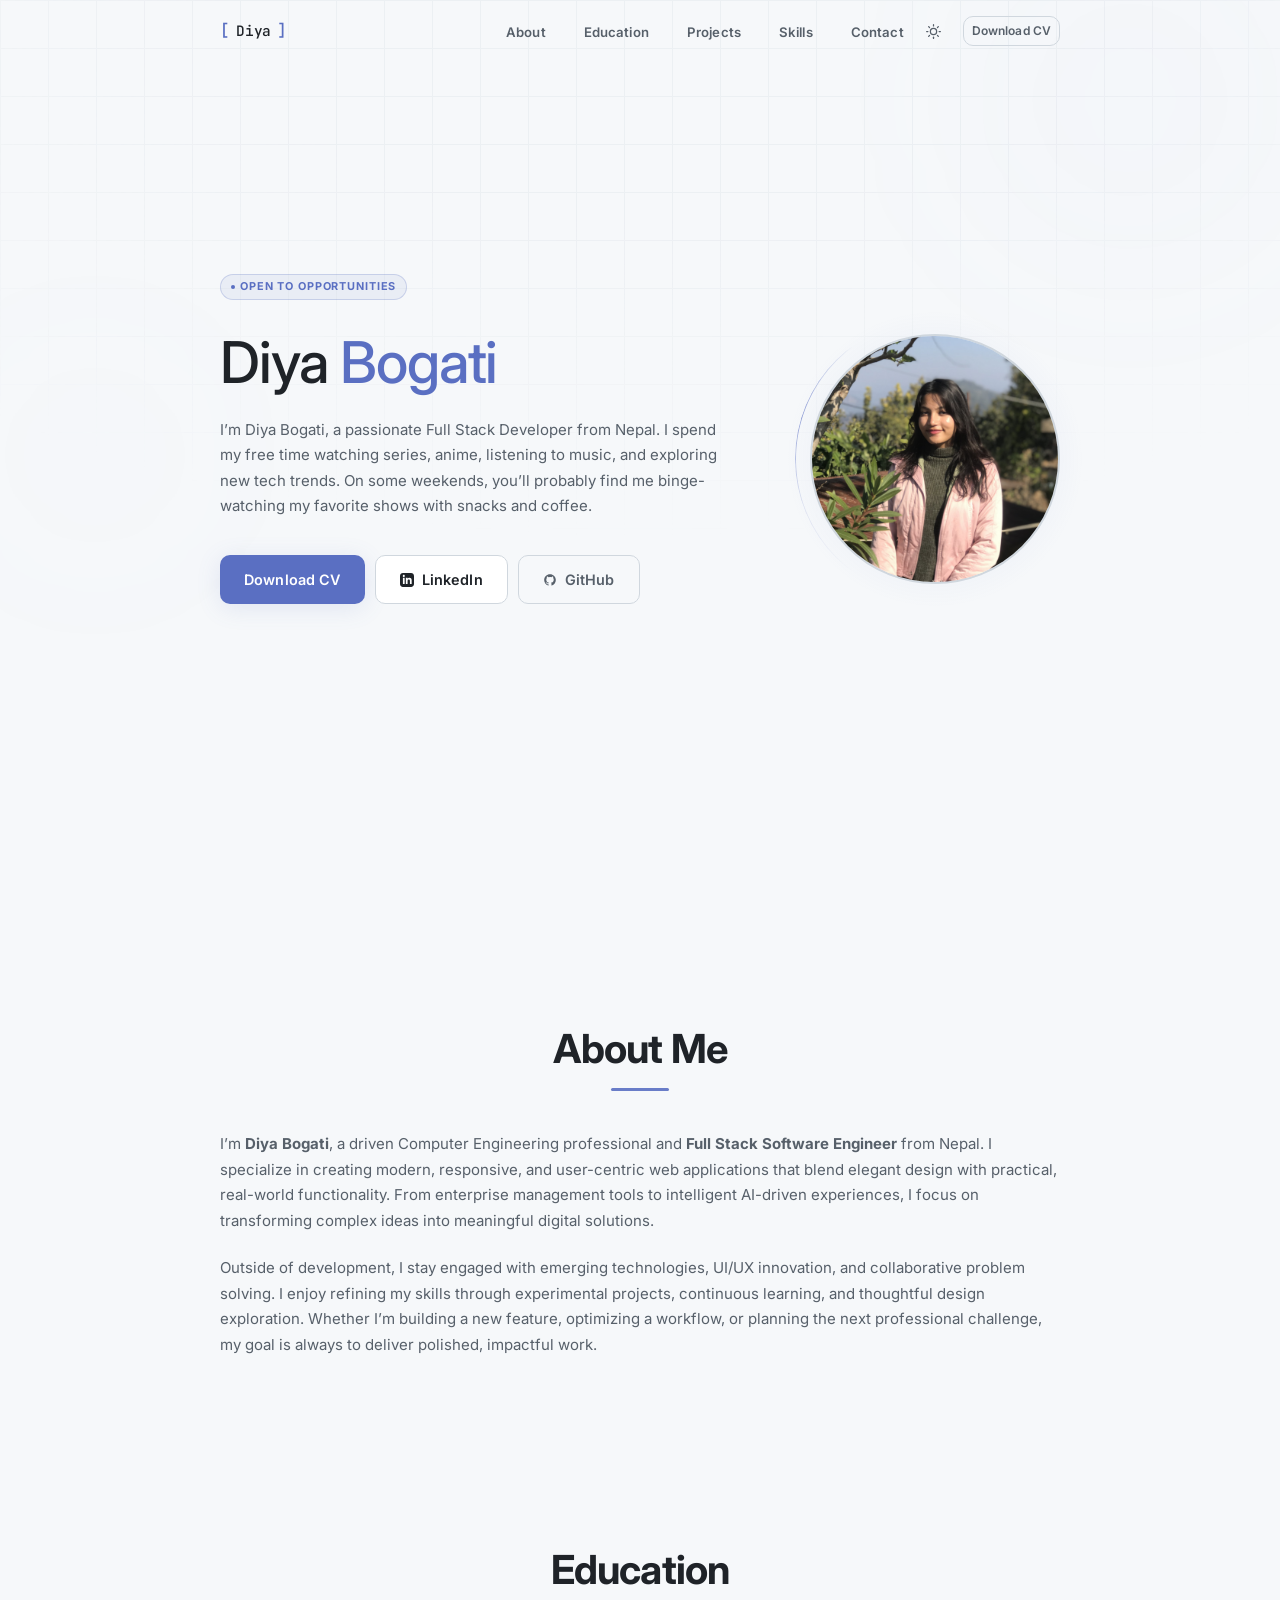
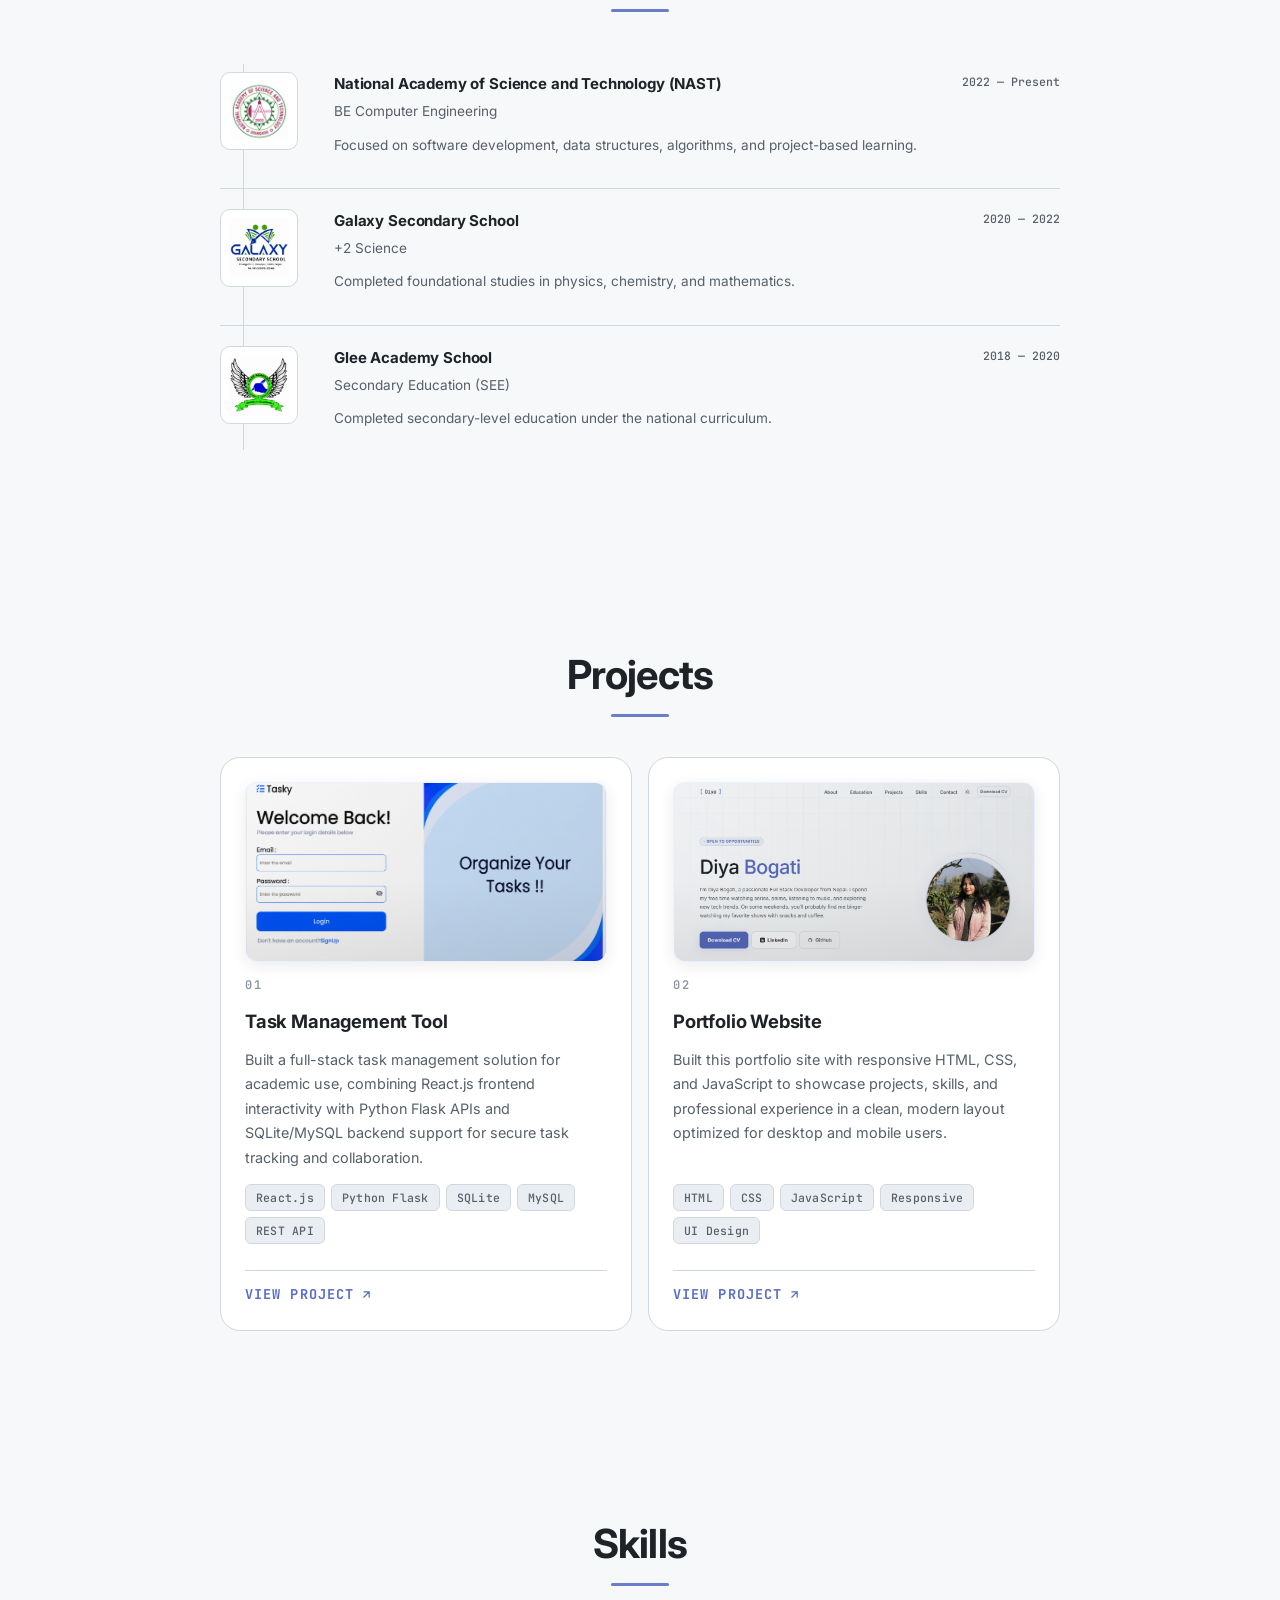
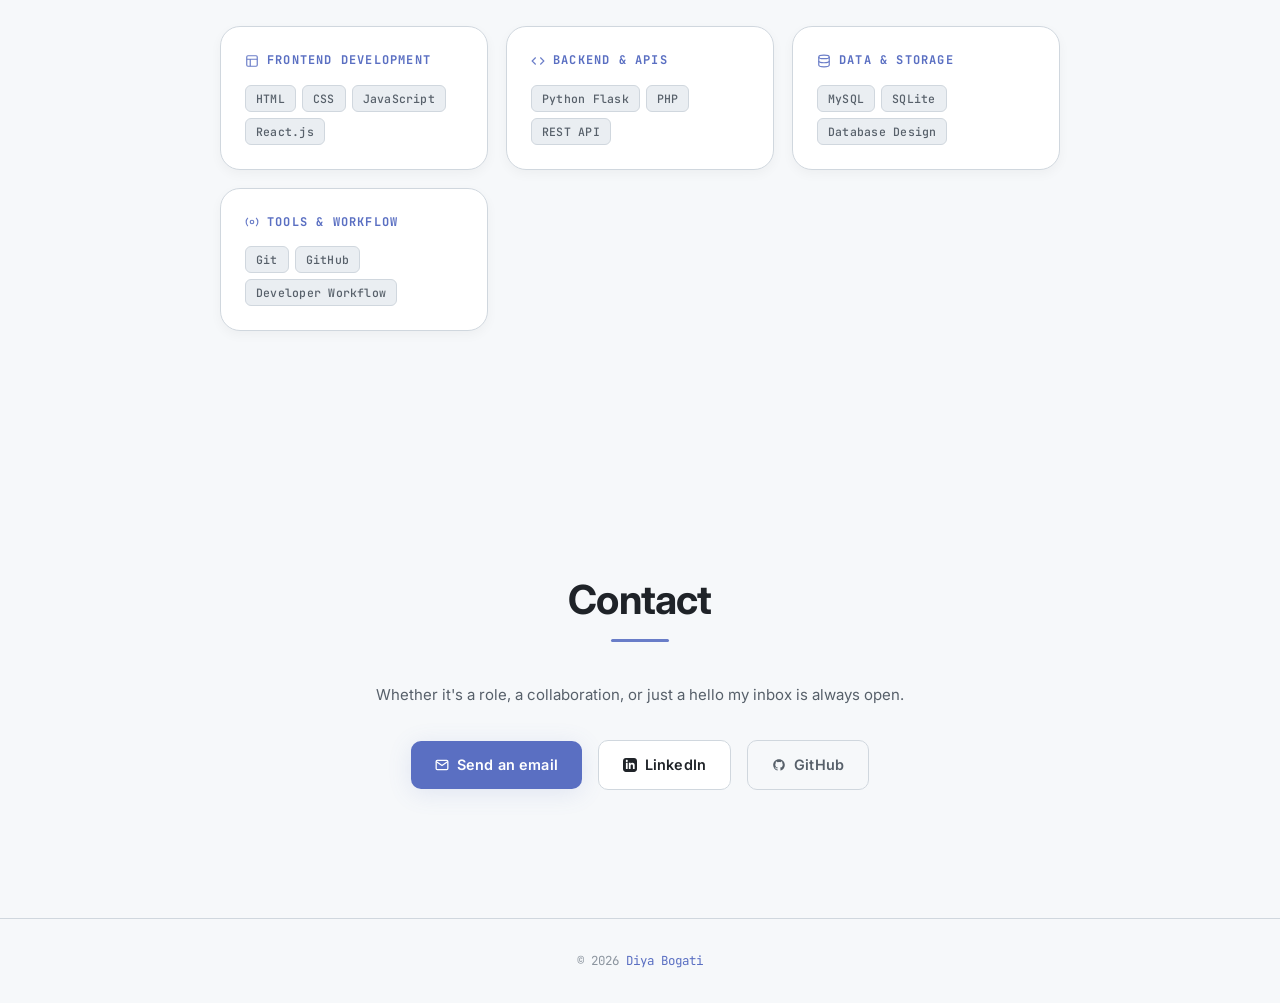
<file: index.html>
<!-- Portfolio website entry point -->
<!DOCTYPE html>
<html lang="en" data-theme="dark">

<head>
    <meta charset="UTF-8" />
    <meta name="viewport" content="width=device-width, initial-scale=1.0" />
    <meta name="description"
        content="Diya Bogati — Full Stack Software Engineer at Canonical. Portfolio of projects, experience, and skills." />
    <meta name="author" content="Diya Bogati" />

    <meta property="og:title" content="Diya Bogati" />
    <meta property="og:description" content="Computer Engineer. Portfolio of projects, experience, and skills." />
    <meta property="og:type" content="website" />
    <meta property="og:url" content="https://www.diyabogati.com.np/" />

    <title>Diya Bogati - Computer Engineer</title>

    <link rel="preconnect" href="https://fonts.googleapis.com" />
    <link rel="preconnect" href="https://fonts.gstatic.com" crossorigin />

    <link rel="stylesheet" href="css/variables.css" />
    <link rel="stylesheet" href="css/base.css" />
    <link rel="stylesheet" href="css/animations.css" />
    <link rel="stylesheet" href="css/hero.css" />
    <link rel="stylesheet" href="css/components.css" />
</head>

<body>

    <div class="bg-canvas" aria-hidden="true">
        <div class="bg-grid"></div>
        <div class="bg-blob bg-blob-1"></div>
        <div class="bg-blob bg-blob-2"></div>
    </div>


    <header>
        <nav class="navbar" id="navbar" role="navigation" aria-label="Main navigation">
            <div class="nav-inner">

                <a href="#home" class="nav-logo" aria-label="Diya Bogati — Home">
                    <span class="logo-bracket">[</span>
                    Diya
                    <span class="logo-bracket">]</span>
                </a>

                <ul class="nav-links" role="list">
                    <li><a href="#about" class="nav-link" data-section="about">About</a></li>
                    <li><a href="#education" class="nav-link" data-section="education">Education</a></li>
                    <li><a href="#projects" class="nav-link" data-section="projects">Projects</a></li>
                    <li><a href="#skills" class="nav-link" data-section="skills">Skills</a></li>
                    <li><a href="#contact" class="nav-link" data-section="contact">Contact</a></li>
                </ul>

                <div class="nav-right">
                    <button class="icon-btn" id="themeToggle" aria-label="Switch to light mode" title="Toggle theme">
                    </button>
                    <a href="assets/documents/diya_resume.pdf" target="_blank" class="btn btn-ghost"
                        style="font-size: 0.75rem; padding: 4px 8px;" title="Download resume">
                        Download CV
                    </a>
                    <button class="icon-btn hamburger" id="hamburger" aria-label="Open navigation menu"
                        aria-expanded="false" aria-controls="mobileMenu">
                        <svg xmlns="http://www.w3.org/2000/svg" width="16" height="16" fill="none" viewBox="0 0 24 24"
                            stroke="currentColor" stroke-width="2" stroke-linecap="round">
                            <line x1="3" y1="6" x2="21" y2="6" />
                            <line x1="3" y1="12" x2="21" y2="12" />
                            <line x1="3" y1="18" x2="21" y2="18" />
                        </svg>
                    </button>
                </div>

            </div>
        </nav>

        <nav class="mobile-menu" id="mobileMenu" aria-label="Mobile navigation">
            <a href="#about" class="nav-link">About</a>
            <a href="#education" class="nav-link">Education</a>
            <a href="#projects" class="nav-link">Projects</a>
            <a href="#skills" class="nav-link">Skills</a>
            <a href="#contact" class="nav-link">Contact</a>
        </nav>
    </header>


    <main>
        <section class="hero" id="home">
            <div class="container">
                <div class="hero-grid">

                    <div class="hero-text">

                        <div class="hero-eyebrow">
                            <span class="badge badge-pw">
                                <span class="badge-dot"></span>
                                Open to opportunities
                            </span>
                        </div>

                        <h1 class="t-display hero-heading">
                            Diya <span style="color: var(--pw);">Bogati</span>
                        </h1>

                        <p class="t-body hero-body">
                            I’m Diya Bogati, a passionate Full Stack Developer from Nepal. I spend my free time watching
                            series, anime, listening to music, and exploring new tech trends. On some weekends, you’ll
                            probably find me binge-watching my favorite shows with snacks and coffee.
                        </p>

                        <div class="hero-ctas">
                            <a href="assets/documents/diya_resume.pdf" target="_blank" rel="noreferrer" class="btn btn-primary">
                                Download CV
                            </a>
                            <a href="https://linkedin.com/in/diyabogati" target="_blank" rel="noreferrer"
                                class="btn btn-secondary">
                                <svg xmlns="http://www.w3.org/2000/svg" width="14" height="14" fill="currentColor"
                                    viewBox="0 0 24 24">
                                    <path
                                        d="M19 0h-14c-2.761 0-5 2.239-5 5v14c0 2.761 2.239 5 5 5h14c2.762 0 5-2.239 5-5v-14c0-2.761-2.238-5-5-5zm-11 19h-3v-11h3v11zm-1.5-12.268c-.966 0-1.75-.79-1.75-1.764s.784-1.764 1.75-1.764 1.75.79 1.75 1.764-.783 1.764-1.75 1.764zm13.5 12.268h-3v-5.604c0-3.368-4-3.113-4 0v5.604h-3v-11h3v1.765c1.396-2.586 7-2.777 7 2.476v6.759z" />
                                </svg>
                                LinkedIn
                            </a>
                            <a href="https://github.com/diyabogati1" target="_blank" rel="noreferrer"
                                class="btn btn-ghost">
                                <svg xmlns="http://www.w3.org/2000/svg" width="14" height="14" fill="currentColor"
                                    viewBox="0 0 24 24">
                                    <path
                                        d="M12 2C6.475 2 2 6.47 2 11.988c0 4.42 2.862 8.153 6.838 9.476.5.087.687-.212.687-.474 0-.238-.013-1.024-.013-1.86C7 19.59 6.35 18.517 6.15 17.955c-.113-.287-.6-1.174-1.025-1.411-.35-.187-.85-.65-.013-.662.788-.012 1.35.724 1.538 1.024.9 1.51 2.338 1.086 2.912.824.088-.65.35-1.086.638-1.336-2.225-.25-4.55-1.111-4.55-4.931 0-1.087.387-1.986 1.025-2.685-.1-.25-.45-1.273.1-2.646 0 0 .837-.263 2.75 1.023a9.29 9.29 0 0 1 2.5-.337c.85 0 1.7.113 2.5.337 1.912-1.298 2.75-1.023 2.75-1.023.55 1.373.2 2.397.1 2.646.637.7 1.025 1.586 1.025 2.685 0 3.832-2.337 4.681-4.562 4.931.362.312.675.912.675 1.848 0 1.336-.013 2.41-.013 2.747 0 .262.188.574.688.474C19.137 20.141 22 16.395 22 11.988 22 6.47 17.525 2 12 2Z" />
                                </svg>
                                GitHub
                            </a>
                        </div>



                    </div>

                    <div class="hero-avatar-area">
                        <div class="avatar-container">
                            <div class="avatar-glow" aria-hidden="true"></div>
                            <div class="avatar-spin" aria-hidden="true"></div>
                            <div class="avatar-img" role="img" aria-label="Diya Bogati avatar">
                                <img src="assets/images/profile.jpeg" alt="Diya Bogati avatar"
                                    style="width: 100%; height: 100%; object-fit: cover;">
                            </div>
                        </div>
                    </div>

                </div>
            </div>
        </section>


        <section class="section" id="about">
            <div class="container">
                <div class="divider"></div>
                <div style="padding-top: 64px;">

                    <header class="section-header about-header">
                        <h2 class="t-display reveal reveal-d1">
                            About Me
                        </h2>
                    </header>
                    <p class="t-body section-desc about-copy reveal reveal-d2">
                        I’m <strong>Diya Bogati</strong>, a driven Computer Engineering professional and <strong>Full
                            Stack Software Engineer</strong> from Nepal. I specialize in creating modern, responsive,
                        and user-centric web applications that blend elegant design with practical, real-world
                        functionality. From enterprise management tools to intelligent AI-driven experiences, I focus on
                        transforming complex ideas into meaningful digital solutions.
                    </p>
                    <p class="t-body section-desc about-copy reveal reveal-d2">
                        Outside of development, I stay engaged with emerging technologies, UI/UX innovation, and
                        collaborative problem solving. I enjoy refining my skills through experimental projects,
                        continuous learning, and thoughtful design exploration. Whether I’m building a new feature,
                        optimizing a workflow, or planning the next professional challenge, my goal is always to deliver
                        polished, impactful work.
                    </p>

                </div>
            </div>
        </section>


        <section class="section" id="education">
            <div class="container">
                <div class="divider"></div>
                <div style="padding-top: 64px;">

                    <header class="section-header">
                        <h2 class="t-display reveal reveal-d1">Education</h2>
                    </header>

                    <ol class="timeline" reversed>

                        <li class="timeline-item reveal">
                            <div class="tl-icon" aria-hidden="true">
                                <img src="assets/images/nast-logo.png" alt="Logo">
                            </div>
                            <div class="tl-body">
                                <div class="tl-top">
                                    <span class="tl-company">National Academy of Science and Technology (NAST)</span>
                                    <span class="period-chip">2022 — Present</span>
                                </div>
                                <p class="tl-role">BE Computer Engineering</p>
                                <p class="tl-desc">
                                    Focused on software development, data structures, algorithms, and project-based
                                    learning.
                                </p>
                                <div class="tags">
                                    <span class="tag">Computer Engineering</span>
                                    <span class="tag">Algorithms</span>
                                    <span class="tag">Software Development</span>
                                    <span class="tag">Project Learning</span>
                                </div>
                            </div>
                        </li>

                        <li class="timeline-item reveal reveal-d1">
                            <div class="tl-icon" aria-hidden="true">
                                <img src="assets/images/galaxy-logo.png" alt="Logo">

                            </div>
                            <div class="tl-body">
                                <div class="tl-top">
                                    <span class="tl-company">Galaxy Secondary School</span>
                                    <span class="period-chip">2020 — 2022</span>
                                </div>
                                <p class="tl-role">+2 Science</p>
                                <p class="tl-desc">
                                    Completed foundational studies in physics, chemistry, and mathematics.
                                </p>
                                <div class="tags">
                                    <span class="tag">Physics</span>
                                    <span class="tag">Chemistry</span>
                                    <span class="tag">Mathematics</span>
                                    <span class="tag">Science</span>
                                </div>
                            </div>
                        </li>

                        <li class="timeline-item reveal reveal-d2">
                            <div class="tl-icon" aria-hidden="true">
                                <img src="assets/images/glee-logo.png" alt="Logo">
                            </div>
                            <div class="tl-body">
                                <div class="tl-top">
                                    <span class="tl-company">Glee Academy School</span>
                                    <span class="period-chip">2018 — 2020</span>
                                </div>
                                <p class="tl-role">Secondary Education (SEE)</p>
                                <p class="tl-desc">
                                    Completed secondary-level education under the national curriculum.
                                </p>
                                <div class="tags">
                                    <span class="tag">Secondary Education</span>
                                    <span class="tag">National Curriculum</span>
                                    <span class="tag">Academic Foundation</span>
                                </div>
                            </div>
                        </li>

                    </ol>
                </div>
            </div>
        </section>


        <section class="section" id="projects">
            <div class="container">
                <div class="divider"></div>
                <div style="padding-top: 64px;">

                    <header class="section-header section-hero-header">
                        <h2 class="t-display reveal reveal-d1">Projects</h2>
                    </header>

                    <div class="projects-grid">

                        <article class="card card-interactive project-card reveal">
                            <figure class="project-thumb" aria-label="Task Management Tool preview">
                                <img src="assets/images/tasky-tool.png" alt="Task Management Tool Thumbnail" class="project-thumb-img">
                            </figure>
                            <p class="project-num">01</p>
                            <h3 class="project-name">Task Management Tool</h3>
                            <p class="project-desc">
                                Built a full-stack task management solution for academic use, combining
                                React.js frontend interactivity with Python Flask APIs and SQLite/MySQL
                                backend support for secure task tracking and collaboration.
                            </p>
                            <div class="tags">
                                <span class="tag">React.js</span>
                                <span class="tag">Python Flask</span>
                                <span class="tag">SQLite</span>
                                <span class="tag">MySQL</span>
                                <span class="tag">REST API</span>
                            </div>
                            <footer class="project-footer">
                                <a href="https://github.com/diyabogati1" target="_blank" class="project-arrow" aria-label="View Task Management Tool project">
                                    View project
                                    <svg xmlns="http://www.w3.org/2000/svg" fill="none" viewBox="0 0 24 24"
                                        stroke="currentColor" stroke-width="2.2" stroke-linecap="round">
                                        <path d="M7 17L17 7M7 7h10v10" />
                                    </svg>
                                </a>
                            </footer>
                        </article>

                        <article class="card card-interactive project-card reveal reveal-d1">
                            <figure class="project-thumb" aria-label="Portfolio site preview">
                                <img src="assets/images/my-portfolio.png" alt="Portfolio Website Thumbnail"
                                    class="project-thumb-img">

                                <div class="project-thumb-copy">
                                    <p class="project-thumb-label">Portfolio Website</p>
                                </div>
                            </figure>
                            <p class="project-num">02</p>
                            <h3 class="project-name">Portfolio Website</h3>
                            <p class="project-desc">
                                Built this portfolio site with responsive HTML, CSS, and JavaScript to
                                showcase projects, skills, and professional experience in a clean,
                                modern layout optimized for desktop and mobile users.
                            </p>
                            <div class="tags">
                                <span class="tag">HTML</span>
                                <span class="tag">CSS</span>
                                <span class="tag">JavaScript</span>
                                <span class="tag">Responsive</span>
                                <span class="tag">UI Design</span>
                            </div>
                            <footer class="project-footer">
                                <a href="#" class="project-arrow" aria-label="View Portfolio Website project">
                                    View project
                                    <svg xmlns="http://www.w3.org/2000/svg" fill="none" viewBox="0 0 24 24"
                                        stroke="currentColor" stroke-width="2.2" stroke-linecap="round">
                                        <path d="M7 17L17 7M7 7h10v10" />
                                    </svg>
                                </a>
                            </footer>
                        </article>

                    </div>
                </div>
            </div>
        </section>


        <section class="section" id="skills">
            <div class="container">
                <div class="divider"></div>
                <div style="padding-top: 64px;">

                    <header class="section-header">
                        <h2 class="t-display reveal reveal-d1">Skills</h2>
                    </header>
                    <div class="skills-grid">

                        <div class="card skill-group reveal">
                            <p class="skill-group-label">
                                <svg xmlns="http://www.w3.org/2000/svg" width="13" height="13" fill="none"
                                    viewBox="0 0 24 24" stroke="currentColor" stroke-width="2">
                                    <rect x="3" y="3" width="18" height="18" rx="2" />
                                    <path d="M3 9h18M9 21V9" />
                                </svg>
                                Frontend Development
                            </p>
                            <div class="tags">
                                <span class="tag">HTML</span>
                                <span class="tag">CSS</span>
                                <span class="tag">JavaScript</span>
                                <span class="tag">React.js</span>
                            </div>
                        </div>

                        <div class="card skill-group reveal reveal-d1">
                            <p class="skill-group-label">
                                <svg xmlns="http://www.w3.org/2000/svg" width="13" height="13" fill="none"
                                    viewBox="0 0 24 24" stroke="currentColor" stroke-width="2">
                                    <polyline points="16 18 22 12 16 6" />
                                    <polyline points="8 6 2 12 8 18" />
                                </svg>
                                Backend & APIs
                            </p>
                            <div class="tags">
                                <span class="tag">Python Flask</span>
                                <span class="tag">PHP</span>
                                <span class="tag">REST API</span>
                            </div>
                        </div>

                        <div class="card skill-group reveal reveal-d2">
                            <p class="skill-group-label">
                                <svg xmlns="http://www.w3.org/2000/svg" width="13" height="13" fill="none"
                                    viewBox="0 0 24 24" stroke="currentColor" stroke-width="2">
                                    <ellipse cx="12" cy="5" rx="9" ry="3" />
                                    <path d="M21 12c0 1.66-4 3-9 3s-9-1.34-9-3" />
                                    <path d="M3 5v14c0 1.66 4 3 9 3s9-1.34 9-3V5" />
                                </svg>
                                Data & Storage
                            </p>
                            <div class="tags">
                                <span class="tag">MySQL</span>
                                <span class="tag">SQLite</span>
                                <span class="tag">Database Design</span>
                            </div>
                        </div>

                        <div class="card skill-group reveal reveal-d3">
                            <p class="skill-group-label">
                                <svg xmlns="http://www.w3.org/2000/svg" width="13" height="13" fill="none"
                                    viewBox="0 0 24 24" stroke="currentColor" stroke-width="2">
                                    <circle cx="12" cy="12" r="3" />
                                    <path d="M19.07 4.93a10 10 0 0 1 0 14.14M4.93 4.93a10 10 0 0 0 0 14.14" />
                                </svg>
                                Tools & Workflow
                            </p>
                            <div class="tags">
                                <span class="tag">Git</span>
                                <span class="tag">GitHub</span>
                                <span class="tag">Developer Workflow</span>
                            </div>
                        </div>

                    </div>
                </div>
            </div>
        </section>


        <section class="section" id="contact">
            <div class="container">
                <div class="divider"></div>
                <div style="padding-top: 64px; padding-bottom: 8px;">

                    <div class="contact-block reveal">
                        <header class="section-header">
                            <h2 class="t-display contact-heading" style="text-align:center;">
                                Contact
                            </h2>
                        </header>
                        <p class="t-body" style="text-align:center; margin: 0 auto; margin-bottom: 32px;">
                            Whether it's a role, a collaboration, or just a hello my inbox is always open.
                        </p>

                        <div class="contact-links">

                            <a href="mailto:bogatidiya36@gmail.com" class="btn btn-primary">
                                <svg xmlns="http://www.w3.org/2000/svg" width="14" height="14" fill="none"
                                    viewBox="0 0 24 24" stroke="currentColor" stroke-width="2.2">
                                    <path
                                        d="M4 4h16c1.1 0 2 .9 2 2v12c0 1.1-.9 2-2 2H4c-1.1 0-2-.9-2-2V6c0-1.1.9-2 2-2z" />
                                    <polyline points="22,6 12,13 2,6" />
                                </svg>
                                Send an email
                            </a>
                            <a href="https://linkedin.com/in/diyabogati" target="_blank" rel="noreferrer"
                                class="btn btn-secondary">
                                <svg xmlns="http://www.w3.org/2000/svg" width="14" height="14" fill="currentColor"
                                    viewBox="0 0 24 24">
                                    <path
                                        d="M19 0h-14c-2.761 0-5 2.239-5 5v14c0 2.761 2.239 5 5 5h14c2.762 0 5-2.239 5-5v-14c0-2.761-2.238-5-5-5zm-11 19h-3v-11h3v11zm-1.5-12.268c-.966 0-1.75-.79-1.75-1.764s.784-1.764 1.75-1.764 1.75.79 1.75 1.764-.783 1.764-1.75 1.764zm13.5 12.268h-3v-5.604c0-3.368-4-3.113-4 0v5.604h-3v-11h3v1.765c1.396-2.586 7-2.777 7 2.476v6.759z" />
                                </svg>
                                LinkedIn
                            </a>
                            <a href="https://github.com/diyabogati1" target="_blank" rel="noreferrer"
                                class="btn btn-ghost">
                                <svg xmlns="http://www.w3.org/2000/svg" width="14" height="14" fill="currentColor"
                                    viewBox="0 0 24 24">
                                    <path
                                        d="M12 2C6.475 2 2 6.47 2 11.988c0 4.42 2.862 8.153 6.838 9.476.5.087.687-.212.687-.474 0-.238-.013-1.024-.013-1.86C7 19.59 6.35 18.517 6.15 17.955c-.113-.287-.6-1.174-1.025-1.411-.35-.187-.85-.65-.013-.662.788-.012 1.35.724 1.538 1.024.9 1.51 2.338 1.086 2.912.824.088-.65.35-1.086.638-1.336-2.225-.25-4.55-1.111-4.55-4.931 0-1.087.387-1.986 1.025-2.685-.1-.25-.45-1.273.1-2.646 0 0 .837-.263 2.75 1.023a9.29 9.29 0 0 1 2.5-.337c.85 0 1.7.113 2.5.337 1.912-1.298 2.75-1.023 2.75-1.023.55 1.373.2 2.397.1 2.646.637.7 1.025 1.586 1.025 2.685 0 3.832-2.337 4.681-4.562 4.931.362.312.675.912.675 1.848 0 1.336-.013 2.41-.013 2.747 0 .262.188.574.688.474C19.137 20.141 22 16.395 22 11.988 22 6.47 17.525 2 12 2Z" />
                                </svg>
                                GitHub
                            </a>
                        </div>
                    </div>

                </div>
            </div>
        </section>

    </main>


    <footer class="footer">
        <div class="footer-inner">
            <p class="footer-copy">
                &copy; 2026 <span>Diya Bogati</span>
            </p>
        </div>
    </footer>

    <button class="scroll-top-btn" id="scrollTopBtn" type="button" aria-label="Scroll to top">
        <svg xmlns="http://www.w3.org/2000/svg" width="18" height="18" fill="none" viewBox="0 0 24 24" stroke="currentColor" stroke-width="2">
            <path d="M6 15l6-6 6 6" stroke-linecap="round" stroke-linejoin="round" />
        </svg>
    </button>

    <script type="module" src="js/main.js"></script>

    <script nomodule>
        (function () {
            var t = localStorage.getItem('ac-portfolio-theme') ||
                (window.matchMedia('(prefers-color-scheme: light)').matches ? 'light' : 'dark');
            document.documentElement.setAttribute('data-theme', t);
        })();
    </script>

</body>

</html>
</file>
<file: css/variables.css>
/* Design tokens and CSS custom properties */
@import url('https://fonts.googleapis.com/css2?family=Inter:wght@400;500;600;700;800&family=JetBrains+Mono:wght@400;500&display=swap');

:root,
[data-theme="dark"] {
    --bg-0: #000000;
    --bg-1: #0d1117;
    --bg-2: #161b22;
    --bg-3: #1c2128;
    --surface: #21262d;
    --surface-2: #2d333b;
    --border: #30363d;
    --border-2: #484f58;

    --pw: #8b9fe8;
    --pw-2: #b3c0f0;
    --pw-3: #6474cc;
    --pw-dim: rgba(139, 159, 232, 0.10);
    --pw-glow: rgba(139, 159, 232, 0.20);
    --pw-border: rgba(139, 159, 232, 0.28);

    --text-0: #e6edf3;
    --text-1: #8d96a0;
    --text-2: #545d68;
    --text-inv: #0d1117;

    --code-bg: #161b22;
    --code-text: #79c0ff;

    --shadow-sm: 0 1px 3px rgba(0, 0, 0, 0.4);
    --shadow-md: 0 4px 16px rgba(0, 0, 0, 0.5);
    --shadow-lg: 0 12px 40px rgba(0, 0, 0, 0.6);
    --shadow-pw: 0 4px 24px rgba(139, 159, 232, 0.18);
}

[data-theme="light"] {
    --bg-0: #ffffff;
    --bg-1: #f6f8fa;
    /* GitHub light canvas */
    --bg-2: #eaeef2;
    --bg-3: #e1e8f0;
    --surface: #ffffff;
    --surface-2: #f6f8fa;
    --border: #d0d7de;
    --border-2: #afb8c1;

    --pw: #5a6fc2;
    --pw-2: #8b9fe8;
    --pw-3: #3d52b0;
    --pw-dim: rgba(90, 111, 194, 0.08);
    --pw-glow: rgba(90, 111, 194, 0.16);
    --pw-border: rgba(90, 111, 194, 0.24);

    --text-0: #1f2328;
    --text-1: #57606a;
    --text-2: #8c959f;
    --text-inv: #ffffff;

    --code-bg: #f6f8fa;
    --code-text: #0550ae;

    --shadow-sm: 0 1px 3px rgba(31, 35, 40, 0.08);
    --shadow-md: 0 4px 16px rgba(31, 35, 40, 0.10);
    --shadow-lg: 0 12px 40px rgba(31, 35, 40, 0.12);
    --shadow-pw: 0 4px 24px rgba(90, 111, 194, 0.14);
}

:root {
    --font-display: 'Inter', 'Segoe UI', sans-serif;
    --font-body: 'Inter', 'Segoe UI', sans-serif;
    --font-mono: 'JetBrains Mono', 'Fira Code', monospace;

    --radius-sm: 6px;
    --radius-md: 10px;
    --radius-lg: 14px;
    --radius-xl: 20px;
    --radius-full: 9999px;

    --ease-out: cubic-bezier(0.22, 1, 0.36, 1);
    --ease-in-out: cubic-bezier(0.4, 0, 0.2, 1);
    --duration: 220ms;
    --duration-lg: 400ms;

    --nav-height: 62px;
    --max-width: 1600px;
    --content-pad: 220px;
}
</file>
<file: css/base.css>
/* Global reset, typography scale, and layout utilities */
*,
*::before,
*::after {
    box-sizing: border-box;
    margin: 0;
    padding: 0;
}

html {
    font-size: 16px;
    scroll-behavior: smooth;
    -webkit-text-size-adjust: 100%;
    text-size-adjust: 100%;
}

body {
    font-family: var(--font-body);
    font-size: 1rem;
    font-weight: 400;
    line-height: 1.65;
    background-color: var(--bg-1);
    color: var(--text-0);
    -webkit-font-smoothing: antialiased;
    -moz-osx-font-smoothing: grayscale;
    transition:
        background-color var(--duration) var(--ease-in-out),
        color var(--duration) var(--ease-in-out);
    overflow-x: hidden;
}

img,
video {
    max-width: 100%;
    display: block;
}

a {
    color: inherit;
    text-decoration: none;
}

button {
    font-family: var(--font-body);
    cursor: pointer;
    border: none;
    background: none;
}

ul,
ol {
    list-style: none;
}

.t-display {
    font-family: var(--font-display);
    font-size: clamp(2.8rem, 5.5vw, 4.2rem);
    font-weight: 400;
    line-height: 1.2;
    letter-spacing: -0.02em;
    color: var(--text-0);
}

.t-h1 {
    font-family: var(--font-display);
    font-size: clamp(2rem, 4vw, 2.8rem);
    font-weight: 400;
    line-height: 1.1;
    letter-spacing: -0.025em;
    color: var(--text-0);
}

.t-h2 {
    font-family: var(--font-body);
    font-size: 1.15rem;
    font-weight: 700;
    letter-spacing: -0.01em;
    color: var(--text-0);
}

.t-body {
    font-size: 0.9375rem;
    font-weight: 400;
    color: var(--text-1);
    line-height: 1.7;
}

.t-small {
    font-size: 0.8125rem;
    font-weight: 500;
    color: var(--text-2);
}

.t-label {
    font-family: var(--font-mono);
    font-size: 0.72rem;
    font-weight: 500;
    letter-spacing: 0.1em;
    text-transform: uppercase;
    color: var(--pw);
}

.t-italic {
    font-style: italic;
}

.t-pw {
    color: var(--pw);
}

.t-strong {
    color: var(--text-0);
    font-weight: 600;
}

.container {
    max-width: var(--max-width);
    margin: 0 auto;
    padding: 0 var(--content-pad);
}

.section {
    padding: 64px 0;
    position: relative;
    z-index: 1;
}

.section .container,
.hero .container {
    width: 100%;
    max-width: none;
}

.section-header {
    margin-bottom: 32px;
    text-align: center;
    display: flex;
    flex-direction: column;
    align-items: center;
}

.section-header .t-label {
    display: inline-flex;
    align-items: center;
    gap: 10px;
    margin-bottom: 14px;
}

.section-header .t-label::before {
    content: '';
    display: block;
    width: 24px;
    height: 1.5px;
    background: var(--pw);
    border-radius: 2px;
}

.section-header h2 {
    position: relative;
    max-width: 720px;
    margin: 0 auto;
    font-family: var(--font-display);
    font-size: clamp(1.85rem, 3.2vw, 2.5rem);
    font-weight: 700;
    letter-spacing: -0.02em;
    line-height: 1.05;
    margin-bottom: 8px;
}

.section-header h2::after {
    content: '';
    display: block;
    width: 58px;
    height: 3px;
    margin: 18px auto 0;
    border-radius: 999px;
    background: var(--pw);
    opacity: 0.9;
}

.section-header.section-hero-header h2 {
    margin-bottom: 8px;
}

.section-header .section-desc {
    margin: 8px auto 0;
    max-width: 560px;
}

.about-header .section-desc {
    text-align: left;
    max-width: 720px;
    margin: 16px auto 0;
}

.about-header .section-desc + .section-desc {
    margin-top: 18px;
}

.contact-heading {
    font-size: clamp(2.2rem, 3.2vw, 3.2rem);
    line-height: 1.05;
}

/* ── DIVIDER ── */
.divider {
    display: none;
}

/* ── SCROLLBAR ── */
::-webkit-scrollbar {
    width: 4px;
}

::-webkit-scrollbar-track {
    background: var(--bg-1);
}

::-webkit-scrollbar-thumb {
    background: var(--border-2);
    border-radius: 4px;
}

::-webkit-scrollbar-thumb:hover {
    background: var(--pw);
}

/* ── TEXT SELECTION ── */
::selection {
    background: var(--pw-dim);
    color: var(--pw-2);
}

/* ── FOCUS VISIBLE ── */
:focus-visible {
    outline: 2px solid var(--pw);
    outline-offset: 3px;
    border-radius: var(--radius-sm);
}

/* ── MEDIA QUERIES ── */
@media (max-width: 768px) {
    :root {
        --content-pad: 20px;
    }

    .section {
        padding: 64px 0;
    }
}

@media (max-width: 480px) {
    :root {
        --content-pad: 16px;
    }

    .section {
        padding: 52px 0;
    }
}
</file>
<file: css/animations.css>
/* Scroll reveal and micro-interaction animations */
.reveal {
    opacity: 0;
    transform: translateY(22px);
    transition:
        opacity 0.55s var(--ease-out),
        transform 0.55s var(--ease-out);
}

.reveal.in-view {
    opacity: 1;
    transform: translateY(0);
}

.reveal-d1 {
    transition-delay: 80ms;
}

.reveal-d2 {
    transition-delay: 160ms;
}

.reveal-d3 {
    transition-delay: 240ms;
}

.reveal-d4 {
    transition-delay: 320ms;
}

.reveal-fade {
    opacity: 0;
    transition: opacity 0.55s var(--ease-out);
}

.reveal-fade.in-view {
    opacity: 1;
}



.hover-lift {
    transition: transform var(--duration) var(--ease-out);
}

.hover-lift:hover {
    transform: translateY(-3px);
}


.link-slide {
    position: relative;
    display: inline-block;
}

.link-slide::after {
    content: '';
    position: absolute;
    left: 0;
    bottom: -1px;
    width: 0;
    height: 1px;
    background: var(--pw);
    transition: width var(--duration) var(--ease-out);
}

.link-slide:hover::after,
.link-slide:focus::after {
    width: 100%;
}

@keyframes shimmer {
    from {
        background-position: -400px 0;
    }

    to {
        background-position: 400px 0;
    }
}

.shimmer {
    background: linear-gradient(90deg,
            var(--surface) 25%,
            var(--surface-2) 50%,
            var(--surface) 75%);
    background-size: 400px 100%;
    animation: shimmer 1.5s ease infinite;
}



.cursor-glow {
    position: fixed;
    width: 300px;
    height: 300px;
    pointer-events: none;
    border-radius: 50%;
    background: radial-gradient(circle, var(--pw-glow) 0%, transparent 65%);
    transform: translate(-50%, -50%);
    z-index: 0;
    opacity: 0;
    transition: opacity 0.4s ease;
}

body:hover .cursor-glow {
    opacity: 1;
}
</file>
<file: css/hero.css>
/* ============================================================
   HERO.CSS — Hero section, avatar, animations
   ============================================================ */


/* Hero section, background, and avatar styling */
.bg-canvas {
    position: fixed;
    inset: 0;
    z-index: 0;
    pointer-events: none;
    overflow: hidden;
}


.bg-grid {
    position: absolute;
    inset: 0;
    background-image:
        linear-gradient(var(--border) 1px, transparent 1px),
        linear-gradient(90deg, var(--border) 1px, transparent 1px);
    background-size: 48px 48px;
    opacity: 0.25;
    mask-image: radial-gradient(ellipse 80% 60% at 50% 0%, black 40%, transparent 100%);
    -webkit-mask-image: radial-gradient(ellipse 80% 60% at 50% 0%, black 40%, transparent 100%);
}


.bg-blob {
    position: absolute;
    border-radius: 50%;
    filter: blur(100px);
    opacity: 0.5;
}

.bg-blob-1 {
    width: 500px;
    height: 500px;
    background: radial-gradient(circle, rgba(139, 159, 232, 0.07) 0%, transparent 70%);
    top: -150px;
    right: -100px;
}

.bg-blob-2 {
    width: 350px;
    height: 350px;
    background: radial-gradient(circle, rgba(139, 159, 232, 0.05) 0%, transparent 70%);
    bottom: 30%;
    left: -80px;
}



.hero {
    min-height: 100vh;
    display: flex;
    align-items: center;
    padding: calc(var(--nav-height) + 28px) 0 72px;
    position: relative;
    z-index: 1;
}

.hero .container {
    width: 100%;
    max-width: none;
    padding: 0 var(--content-pad);
}

.hero-grid {
    display: grid;
    grid-template-columns: 1fr auto;
    gap: 64px;
    align-items: center;
    width: 100%;
}


.hero-eyebrow {
    margin-bottom: 28px;
}

.hero-heading {
    margin-bottom: 20px;
    font-size: clamp(2.4rem, 4.5vw, 3.6rem);
    font-weight: 500;
}

.hero-heading em {
    font-style: italic;
    color: var(--pw);
}

.hero-body {
    max-width: 520px;
    margin-bottom: 36px;
}

.hero-body strong {
    color: var(--text-0);
    font-weight: 600;
}


.hero-rotate-wrap {
    display: inline-flex;
    overflow: hidden;
    height: 1.4em;
    vertical-align: bottom;
}

.hero-rotate-inner {
    animation: hero-rotate 7.5s cubic-bezier(0.4, 0, 0.2, 1) infinite;
}

.hero-rotate-inner span {
    display: block;
    color: var(--pw);
    font-weight: 700;
}

@keyframes hero-rotate {

    0%,
    20% {
        transform: translateY(0%);
    }

    28%,
    48% {
        transform: translateY(-33.3%);
    }

    56%,
    76% {
        transform: translateY(-66.6%);
    }

    84%,
    100% {
        transform: translateY(0%);
    }
}


.hero-ctas {
    display: flex;
    gap: 10px;
    flex-wrap: wrap;
    margin-bottom: 44px;
}


.hero-avatar-area {
    display: flex;
    flex-direction: column;
    align-items: center;
    gap: 24px;
    flex-shrink: 0;
}

.avatar-container {
    position: relative;
    width: 250px;
    height: 250px;
}

.avatar-spin {
    position: absolute;
    inset: -15px;
    border-radius: 50%;
    background: conic-gradient(from 0deg,
            transparent 0%,
            transparent 60%,
            var(--pw-border) 70%,
            var(--pw) 80%,
            transparent 90%,
            transparent 100%);
    animation: spin-slow 8s linear infinite;
    mask: radial-gradient(farthest-side, transparent calc(100% - 1.5px), black 100%);
    -webkit-mask: radial-gradient(farthest-side, transparent calc(100% - 1.5px), black 100%);
}

@keyframes spin-slow {
    from {
        transform: rotate(0deg);
    }

    to {
        transform: rotate(360deg);
    }
}

.avatar-img {
    width: 250px;
    height: 250px;
    border-radius: 50%;
    background: var(--surface);
    border: 2px solid var(--border);
    display: flex;
    align-items: center;
    justify-content: center;
    font-size: 5.5rem;
    position: relative;
    z-index: 1;
    overflow: hidden;
}

.avatar-glow {
    position: absolute;
    inset: -25px;
    border-radius: 50%;
    background: radial-gradient(circle, var(--pw-glow) 0%, transparent 70%);
    z-index: 0;
    animation: glow-breathe 4s ease-in-out infinite;
}

@keyframes glow-breathe {

    0%,
    100% {
        opacity: 0.6;
        transform: scale(1);
    }

    50% {
        opacity: 1;
        transform: scale(1.08);
    }
}


.avatar-status {
    display: inline-flex;
    align-items: center;
    gap: 7px;
    background: var(--surface);
    border: 1px solid var(--border);
    border-radius: var(--radius-full);
    padding: 5px 14px 5px 10px;
    font-family: var(--font-mono);
    font-size: 0.7rem;
    font-weight: 500;
    color: var(--text-1);
    white-space: nowrap;
}

.avatar-status .status-dot {
    width: 7px;
    height: 7px;
    border-radius: 50%;
    background: #3fb950;
    
    box-shadow: 0 0 6px rgba(63, 185, 80, 0.5);
    animation: status-pulse 2.5s ease infinite;
    flex-shrink: 0;
}

@keyframes status-pulse {

    0%,
    100% {
        box-shadow: 0 0 4px rgba(63, 185, 80, 0.5);
    }

    50% {
        box-shadow: 0 0 10px rgba(63, 185, 80, 0.8);
    }
}


.hero-eyebrow,
.hero-heading,
.hero-body,
.hero-ctas,
.hero-stats,
.hero-avatar-area {
    opacity: 0;
    transform: translateY(20px);
    animation: entrance var(--duration-lg) var(--ease-out) forwards;
}

.hero-eyebrow {
    animation-delay: 60ms;
}

.hero-heading {
    animation-delay: 140ms;
}

.hero-body {
    animation-delay: 200ms;
}

.hero-ctas {
    animation-delay: 260ms;
}

.hero-stats {
    animation-delay: 320ms;
}

.hero-avatar-area {
    animation-delay: 80ms;
}

@keyframes entrance {
    to {
        opacity: 1;
        transform: translateY(0);
    }
}


@media (max-width: 768px) {
    .hero-grid {
        grid-template-columns: 1fr;
        gap: 40px;
    }

    .hero-avatar-area {
        order: -1;
        flex-direction: row;
        align-items: center;
        gap: 20px;
    }

    .avatar-container {
        width: 140px;
        height: 140px;
    }

    .avatar-img {
        width: 140px;
        height: 140px;
        font-size: 3.8rem;
    }

    .avatar-spin {
        inset: -10px;
    }

    .hero-ctas .btn {
        padding: 10px 18px;
        font-size: 0.85rem;
    }

    .hero {
        padding-top: calc(var(--nav-height) + 32px);
    }
}
</file>
<file: css/components.css>
/* ============================================================
   COMPONENTS.CSS — Buttons, badges, cards, tags, timeline
   ============================================================ */

/* ══════════════════════════════
   NAVBAR
══════════════════════════════ */
/* Reusable UI components: buttons, cards, forms, timeline */
.navbar {
    position: fixed;
    top: 0;
    left: 0;
    right: 0;
    z-index: 200;
    height: var(--nav-height);
    transition:
        background var(--duration) var(--ease-in-out),
        border-color var(--duration) var(--ease-in-out),
        backdrop-filter var(--duration) var(--ease-in-out);
}

.navbar.scrolled {
    background: rgba(13, 17, 23, 0.88);
    border-bottom: none;
    backdrop-filter: none;
    -webkit-backdrop-filter: none;
}

[data-theme="light"] .navbar.scrolled {
    background: rgba(246, 248, 250, 0.88);
}

.nav-inner {
    max-width: var(--max-width);
    margin: 0 auto;
    padding: 0 var(--content-pad);
    height: 100%;
    display: flex;
    align-items: center;
    justify-content: flex-start;
}

.nav-links {
    display: flex;
    align-items: center;
    gap: 12px;
    margin-left: auto;
}

.nav-logo {
    font-family: var(--font-mono);
    font-size: 0.9rem;
    font-weight: 500;
    color: var(--text-0);
    letter-spacing: -0.01em;
    display: flex;
    align-items: center;
    gap: 6px;
    transition: color var(--duration);
}

.nav-logo .logo-bracket {
    color: var(--pw);
    font-size: 1rem;
}

.nav-logo:hover {
    color: var(--pw);
}

.nav-links {
    display: flex;
    align-items: center;
    gap: 12px;
}

.nav-link {
    font-size: 0.825rem;
    font-weight: 600;
    letter-spacing: 0.01em;
    color: var(--text-1);
    padding: 6px 13px;
    border-radius: var(--radius-md);
    transition:
        color var(--duration) var(--ease-in-out),
        background var(--duration) var(--ease-in-out);
    position: relative;
}

.nav-link:hover,
.nav-link.active {
    color: var(--pw);
    background: transparent;
}

.nav-right {
    display: flex;
    align-items: center;
    gap: 12px;
}


.icon-btn {
    width: 34px;
    height: 34px;
    border-radius: var(--radius-md);
    display: flex;
    align-items: center;
    justify-content: center;
    background: transparent;
    border: none;
    color: var(--text-1);
    cursor: pointer;
    transition:
        color var(--duration),
        background var(--duration),
        border-color var(--duration);
}

.icon-btn:hover {
    color: var(--pw);
    background: transparent;
    border-color: transparent;
}

.icon-btn svg {
    width: 15px;
    height: 15px;
}


.hamburger {
    display: none;
}


.mobile-menu {
    position: fixed;
    top: calc(var(--nav-height) + 8px);
    right: var(--content-pad);
    left: auto;
    width: min(280px, calc(100vw - 2 * var(--content-pad)));
    max-height: calc(100vh - var(--nav-height) - 32px);
    overflow-y: auto;
    background: var(--bg-2);
    border: 1px solid var(--border);
    border-radius: var(--radius-lg);
    box-shadow: 0 18px 40px rgba(0, 0, 0, 0.25);
    z-index: 190;
    padding: 14px;
    display: none;
    flex-direction: column;
    gap: 4px;
    transform: translateY(-10px) scale(0.98);
    opacity: 0;
    transition:
        transform var(--duration-lg) var(--ease-out),
        opacity var(--duration-lg) var(--ease-out);
}

.mobile-menu.open {
    display: flex;
    transform: translateY(0) scale(1);
    opacity: 1;
}

.mobile-menu .nav-link {
    display: block;
    padding: 10px 14px;
    font-size: 0.875rem;
}

@media (max-width: 680px) {
    .nav-links {
        display: none;
    }

    .hamburger {
        display: flex;
    }

    .nav-inner {
        justify-content: space-between;
    }

    .nav-logo {
        gap: 4px;
    }

    .nav-right {
        gap: 8px;
    }

    .timeline-item {
        grid-template-columns: 1fr;
        padding: 18px 0;
    }

    .tl-top {
        flex-direction: column;
        align-items: flex-start;
        gap: 10px;
    }

    .period-chip {
        margin-left: 0;
    }

    .skills-grid,
    .projects-grid,
    .achievements-grid {
        grid-template-columns: 1fr;
    }
}


/* ══════════════════════════════
   BUTTONS
══════════════════════════════ */
.btn {
    display: inline-flex;
    align-items: center;
    gap: 8px;
    padding: 12px 24px;
    border-radius: var(--radius-md);
    font-family: var(--font-body);
    font-size: 0.9rem;
    font-weight: 600;
    letter-spacing: 0.01em;
    cursor: pointer;
    border: none;
    text-decoration: none;
    white-space: nowrap;
    transition:
        background var(--duration) var(--ease-in-out),
        color var(--duration) var(--ease-in-out),
        border-color var(--duration) var(--ease-in-out),
        transform var(--duration) var(--ease-out),
        box-shadow var(--duration) var(--ease-in-out);
}
}

.btn:hover {
    transform: translateY(-1px);
}

.btn:active {
    transform: translateY(0px);
}

.btn-primary {
    background: var(--pw);
    color: var(--text-inv);
    box-shadow: var(--shadow-pw);
}

.btn-primary:hover {
    background: var(--pw-2);
    box-shadow: 0 6px 28px rgba(139, 159, 232, 0.28);
}

.btn-secondary {
    background: var(--surface);
    color: var(--text-0);
    border: 1px solid var(--border);
}

.btn-secondary:hover {
    background: var(--surface-2);
    border-color: var(--border-2);
    color: var(--text-0);
}

.btn-ghost {
    background: transparent;
    color: var(--text-1);
    border: 1px solid var(--border);
}

.btn-ghost:hover {
    color: var(--pw);
    border-color: var(--pw-border);
    background: var(--pw-dim);
}

.btn svg {
    flex-shrink: 0;
}

.btn-sm {
    padding: 6px 14px;
    font-size: 0.8rem;
}

.about-copy + .about-copy {
    margin-top: 1.4rem;
}

.scroll-top-btn {
    position: fixed;
    right: 20px;
    bottom: 22px;
    width: 44px;
    height: 44px;
    border-radius: 50%;
    border: 1px solid var(--border);
    background: var(--surface);
    color: var(--text-0);
    display: grid;
    place-items: center;
    box-shadow: 0 14px 30px rgba(0, 0, 0, 0.12);
    opacity: 0;
    pointer-events: none;
    transform: translateY(10px);
    transition: opacity var(--duration) var(--ease-in-out), transform var(--duration) var(--ease-in-out), background var(--duration), color var(--duration);
    z-index: 300;
}

.scroll-top-btn.visible {
    opacity: 1;
    pointer-events: auto;
    transform: translateY(0);
}

.scroll-top-btn:hover {
    background: var(--surface-2);
    color: var(--pw);
}


/* ══════════════════════════════
   BADGE / CHIP
══════════════════════════════ */
.badge {
    display: inline-flex;
    align-items: center;
    gap: 5px;
    padding: 3px 10px;
    border-radius: var(--radius-full);
    font-size: 0.68rem;
    font-weight: 700;
    letter-spacing: 0.08em;
    text-transform: uppercase;
    border: 1px solid;
}

.badge-pw {
    background: var(--pw-dim);
    border-color: var(--pw-border);
    color: var(--pw);
}

.badge-pw .badge-dot {
    width: 4px;
    height: 4px;
    border-radius: 50%;
    background: var(--pw);
    animation: badge-pulse 2.2s ease infinite;
}

@keyframes badge-pulse {

    0%,
    100% {
        opacity: 1;
        transform: scale(1);
    }

    50% {
        opacity: 0.4;
        transform: scale(0.75);
    }
}

.badge-neutral {
    background: var(--surface);
    border-color: var(--border);
    color: var(--text-1);
}


.period-chip {
    display: inline-flex;
    align-items: center;
    padding: 3px 10px;
    border-radius: var(--radius-full);
    background: var(--pw-dim);
    border: 1px solid var(--pw-border);
    color: var(--pw);
    font-family: var(--font-mono);
    font-size: 0.72rem;
    font-weight: 500;
    white-space: nowrap;
}

#education .period-chip {
    background: transparent;
    border: none;
    color: var(--text-1);
    padding: 0;
}

#education .tags {
    display: none;
}


/* ══════════════════════════════
   TAGS (skill pills, tech stack)
══════════════════════════════ */
.tags {
    display: flex;
    flex-wrap: wrap;
    gap: 6px;
}

.tag {
    display: inline-flex;
    align-items: center;
    padding: 3px 10px;
    border-radius: var(--radius-sm);
    background: var(--bg-2);
    border: 1px solid var(--border);
    color: var(--text-1);
    font-family: var(--font-mono);
    font-size: 0.72rem;
    font-weight: 500;
    letter-spacing: 0.02em;
    transition:
        color var(--duration),
        background var(--duration),
        border-color var(--duration);
}

.tag:hover {
    color: var(--pw);
    background: var(--pw-dim);
    border-color: var(--pw-border);
}


/* ══════════════════════════════
   CARDS
══════════════════════════════ */
.card {
    background: var(--surface);
    border: 1px solid var(--border);
    border-radius: var(--radius-lg);
    transition:
        border-color var(--duration) var(--ease-in-out),
        box-shadow var(--duration) var(--ease-in-out),
        transform var(--duration) var(--ease-out),
        background var(--duration) var(--ease-in-out);
}

.card:hover {
    border-color: var(--border-2);
    box-shadow: var(--shadow-md);
}

.card-interactive:hover {
    border-color: var(--pw-border);
    box-shadow: var(--shadow-pw);
    transform: translateY(-3px);
}


/* ══════════════════════════════
   TIMELINE
══════════════════════════════ */
.timeline {
    display: flex;
    flex-direction: column;
    position: relative;
}

.timeline::before {
    content: '';
    position: absolute;
    left: 23px;
    top: 12px;
    bottom: 12px;
    width: 1px;
    background: var(--border);
}

.timeline-item {
    display: grid;
    grid-template-columns: 94px 1fr;
    gap: 20px;
    padding: 20px 0;
    position: relative;
}

.timeline-item+.timeline-item {
    border-top: 1px solid var(--border);
}

.tl-icon {
    width: 78px;
    height: 78px;
    display: flex;
    align-items: center;
    justify-content: center;
    position: relative;
    z-index: 2;

    border-radius: var(--radius-md);
    background: var(--surface);
    border: 1px solid var(--border);

    overflow: hidden; 
}

.tl-icon img {
    width: 80%;
    height: 80%;
    object-fit: contain;
}

.timeline-item:hover .tl-icon {
    border-color: var(--pw-border);
    background: var(--pw-dim);
    box-shadow: 0 0 0 3px var(--pw-dim);
}

.tl-body {
    min-width: 0;
}

.tl-top {
    display: flex;
    align-items: flex-start;
    justify-content: space-between;
    gap: 12px;
    flex-wrap: wrap;
    margin-bottom: 3px;
}

.tl-company {
    font-size: 0.9375rem;
    font-weight: 700;
    color: var(--text-0);
    letter-spacing: -0.01em;
}

.tl-role {
    font-size: 0.85rem;
    color: var(--text-1);
    font-weight: 400;
    margin-bottom: 12px;
}

.tl-desc {
    font-size: 0.85rem;
    color: var(--text-1);
    line-height: 1.6;
    margin-bottom: 12px;
}


/* ══════════════════════════════
   PROJECT CARDS
══════════════════════════════ */
.projects-grid {
    display: grid;
    grid-template-columns: repeat(auto-fill, minmax(360px, 1fr));
    gap: 16px;
}

.project-card {
    padding: 24px;
    display: flex;
    flex-direction: column;
    gap: 14px;
    position: relative;
    overflow: hidden;
    background: var(--surface);
    border: 1px solid var(--border);
    border-radius: var(--radius-xl);
}

.project-thumb {
    margin: 0;
    position: relative;
    min-height: 180px;
    border-radius: calc(var(--radius-lg) - 2px);
    overflow: hidden;
    background: linear-gradient(135deg, rgba(59, 130, 246, 0.12), rgba(79, 70, 229, 0.08));
    border: 1px solid rgba(255, 255, 255, 0.08);
    display: grid;
    align-items: end;
    padding: 0;
    color: var(--text-inv);
    transition: transform var(--duration) var(--ease-out), opacity var(--duration) var(--ease-out), box-shadow var(--duration) var(--ease-out);
    box-shadow: 0 4px 16px rgba(0, 0, 0, 0.08);
}

.project-thumb-img {
    position: absolute;
    inset: 0;
    width: 100%;
    height: 100%;
    object-fit: cover;
    z-index: 1;
    transition: transform var(--duration) var(--ease-out), filter var(--duration) var(--ease-out);
    filter: brightness(0.95) contrast(1.05);
}

.project-thumb-copy {
    display: none;
}
.project-thumb-label {
    margin: 0;
    font-size: 0.72rem;
    letter-spacing: 0.18em;
    text-transform: uppercase;
    color: rgba(255, 255, 255, 0.88);
}

.project-thumb-title {
    margin: 0;
    font-size: 1rem;
    font-weight: 700;
    line-height: 1.3;
    color: #ffffff;
}


.project-thumb::before {
    content: '';
    position: absolute;
    inset: 0;
    background: linear-gradient(135deg, transparent 0%, rgba(0, 0, 0, 0.08) 100%);
    z-index: 2;
}

.project-thumb::after {
    content: '';
    position: absolute;
    inset: 0;
    background: linear-gradient(180deg, transparent 55%, rgba(0, 0, 0, 0.08) 100%);
    z-index: 3;
    opacity: 0.7;
}

.project-card:hover .project-thumb {
    transform: translateY(-4px) scale(1.02);
    box-shadow: 0 8px 32px rgba(0, 0, 0, 0.15);
}

.project-card:hover .project-thumb::after {
    background: linear-gradient(180deg, transparent 40%, rgba(0, 0, 0, 0.25) 100%);
    opacity: 1;
}

.project-card:hover .project-thumb-img {
    transform: scale(1.05);
}

.project-card::after {
    content: '';
    position: absolute;
    inset: 0;
    background: linear-gradient(135deg,
            var(--pw-dim) 0%,
            transparent 55%);
    opacity: 0;
    transition: opacity var(--duration) var(--ease-in-out);
    pointer-events: none;
}

.project-card:hover::after {
    opacity: 1;
}

.project-num {
    font-family: var(--font-mono);
    font-size: 0.75rem;
    color: var(--text-2);
    font-weight: 600;
    letter-spacing: 0.2em;
    text-transform: uppercase;
}

.project-name {
    font-family: var(--font-display);
    font-size: 1.15rem;
    color: var(--text-0);
    letter-spacing: -0.01em;
    line-height: 1.3;
    margin: 0;
}

.project-desc {
    font-size: 0.9rem;
    color: var(--text-1);
    line-height: 1.7;
    flex: 1;
    margin: 0;
}

.project-footer {
    display: flex;
    align-items: center;
    justify-content: space-between;
    padding-top: 12px;
    border-top: 1px solid var(--border);
    margin-top: 12px;
}

.project-arrow {
    display: inline-flex;
    align-items: center;
    gap: 6px;
    font-size: 0.85rem;
    font-weight: 700;
    color: var(--pw);
    font-family: var(--font-mono);
    letter-spacing: 0.08em;
    text-transform: uppercase;
    transition: gap var(--duration) var(--ease-out), color var(--duration) var(--ease-out);
}

.project-card:hover .project-arrow {
    gap: 9px;
}

.project-arrow svg {
    width: 13px;
    height: 13px;
}


/* ══════════════════════════════
   SKILLS
══════════════════════════════ */
.skills-grid {
    display: grid;
    grid-template-columns: repeat(auto-fill, minmax(260px, 1fr));
    gap: 18px;
}

.skill-group {
    padding: 24px;
    background: var(--surface);
    border: 1px solid var(--border);
    border-radius: var(--radius-xl);
    transition:
        border-color var(--duration),
        background var(--duration),
        transform var(--duration),
        box-shadow var(--duration);
    box-shadow: 0 4px 12px rgba(0, 0, 0, 0.04);
}

.skill-group:hover {
    border-color: var(--pw-border);
    background: var(--surface-2);
    transform: translateY(-2px);
    box-shadow: 0 8px 20px rgba(0, 0, 0, 0.08);
}

.skill-group-label {
    display: flex;
    align-items: center;
    gap: 8px;
    font-size: 0.75rem;
    font-weight: 700;
    letter-spacing: 0.1em;
    text-transform: uppercase;
    color: var(--pw);
    margin-bottom: 14px;
    font-family: var(--font-mono);
}

.skill-group-label svg {
    width: 14px;
    height: 14px;
    flex-shrink: 0;
    opacity: 0.9;
}


/* ══════════════════════════════
   CONTACT
══════════════════════════════ */
.contact-block {
    padding: 56px;
    text-align: center;
    position: relative;
    overflow: hidden;
}

.contact-block::before {
    content: '';
    position: absolute;
    top: -60px;
    left: 50%;
    transform: translateX(-50%);
    width: 320px;
    height: 320px;
    background: none;
    pointer-events: none;
}

.contact-block .section-header {
    margin-bottom: 32px;
}

.contact-links {
    display: flex;
    align-items: center;
    justify-content: center;
    gap: 16px;
    flex-wrap: wrap;
    margin-top: 32px;
}


/* ══════════════════════════════
   STAT ROW
══════════════════════════════ */
.stats-row {
    display: flex;
    gap: 36px;
    flex-wrap: wrap;
}

.stat-item {}

.stat-num {
    font-family: var(--font-display);
    font-size: 2.2rem;
    line-height: 1;
    letter-spacing: -0.03em;
    color: var(--text-0);
    display: flex;
    align-items: baseline;
    gap: 3px;
}

.stat-num sup {
    font-size: 1.2rem;
    color: var(--pw);
}

.stat-label {
    font-family: var(--font-mono);
    font-size: 0.7rem;
    font-weight: 500;
    color: var(--text-2);
    letter-spacing: 0.08em;
    text-transform: uppercase;
    margin-top: 4px;
}


/* ══════════════════════════════
   FOOTER
══════════════════════════════ */
.footer {
    padding: 32px 0;
    border-top: 1px solid var(--border);
    position: relative;
    z-index: 1;
}

.footer-inner {
    max-width: var(--max-width);
    margin: 0 auto;
    padding: 0 var(--content-pad);
    display: flex;
    align-items: center;
    justify-content: center;
    gap: 16px;
    flex-wrap: wrap;
    text-align: center;
}

.footer-copy {
    font-family: var(--font-mono);
    font-size: 0.78rem;
    color: var(--text-2);
}

.footer-copy span {
    color: var(--pw);
}

.footer-links {
    display: flex;
    gap: 16px;
}

.footer-links a {
    font-family: var(--font-mono);
    font-size: 0.78rem;
    color: var(--text-2);
    transition: color var(--duration);
}

.footer-links a:hover {
    color: var(--pw);
}


/* ══════════════════════════════
   RESPONSIVE
══════════════════════════════ */
@media (max-width: 680px) {
    .projects-grid {
        grid-template-columns: 1fr;
    }

    .skills-grid {
        grid-template-columns: 1fr 1fr;
    }

    .achievements-grid {
        grid-template-columns: 1fr;
    }

    .badge {
        padding: 2px 9px;
        font-size: 0.66rem;
        gap: 4px;
    }

    .badge-pw .badge-dot {
        width: 3px;
        height: 3px;
    }

    .contact-block {
        padding: 36px 24px;
    }

    .stats-row {
        gap: 24px;
    }

    .footer-inner {
        flex-direction: column;
        text-align: center;
    }
}

@media (max-width: 420px) {
    .skills-grid {
        grid-template-columns: 1fr;
    }

    .btn {
        padding: 9px 14px;
        font-size: 0.78rem;
    }

    .badge {
        padding: 2px 8px;
        font-size: 0.64rem;
        gap: 4px;
    }

    .badge-pw .badge-dot {
        width: 3px;
        height: 3px;
    }

    .hero-heading {
        font-size: clamp(2.2rem, 12vw, 3rem);
    }

    .hero-body {
        font-size: 0.95rem;
    }

    .hero-ctas {
        gap: 8px;
    }

    .avatar-status {
        justify-content: center;
        width: 100%;
    }
}
</file>
